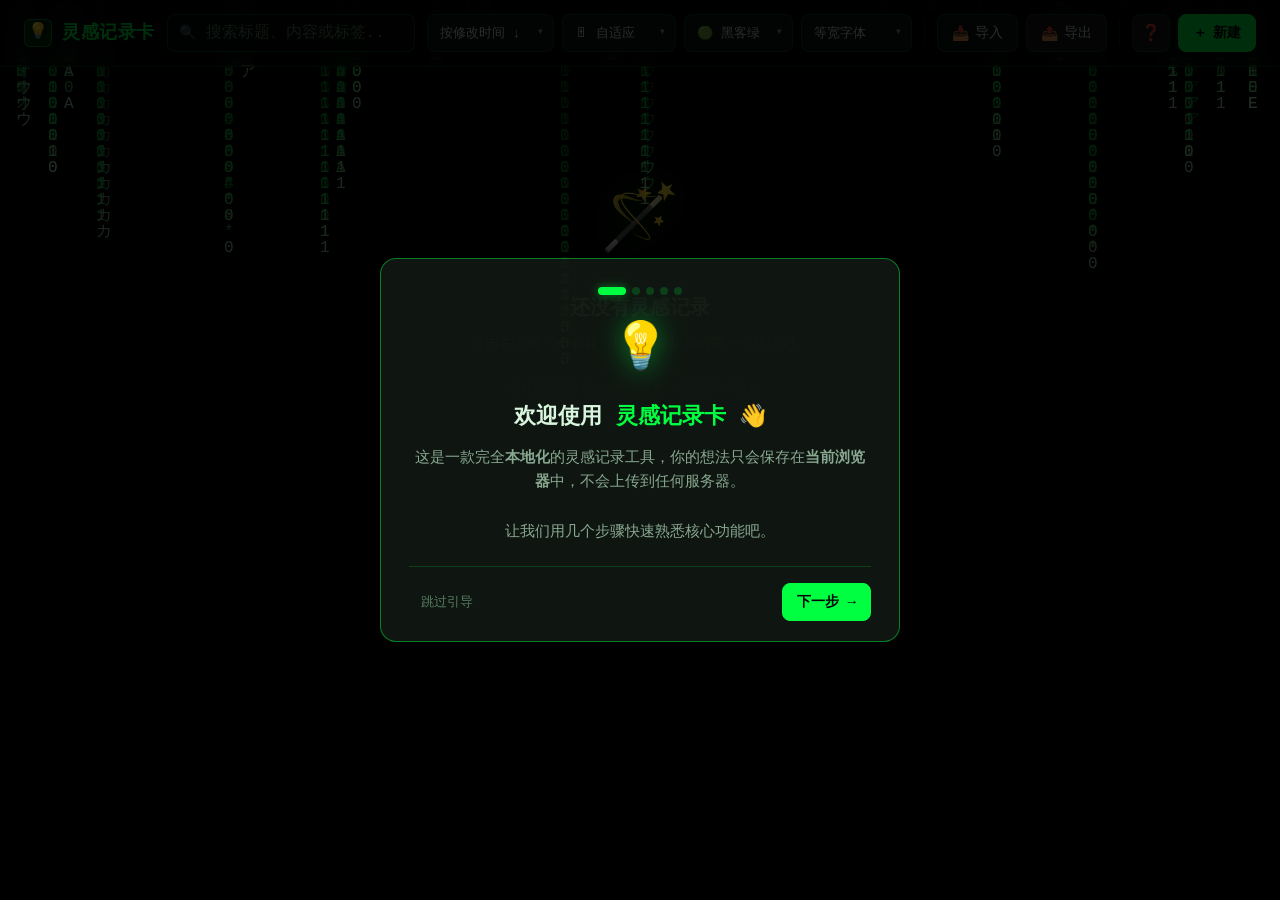
<file: index.html>
<!DOCTYPE html>
<html lang="zh-CN" data-theme="green" data-font="mono">
<head>
  <meta charset="UTF-8" />
  <meta name="viewport" content="width=device-width, initial-scale=1.0" />
  <meta name="description" content="灵感记录卡 - 黑客风格的本地灵感记录工具" />
  <!-- ========== 彻底禁用浏览器缓存（解决 304 读取旧 JS/CSS 导致"修了白修"问题） ========== -->
  <meta http-equiv="Cache-Control" content="no-cache, no-store, must-revalidate, max-age=0" />
  <meta http-equiv="Pragma" content="no-cache" />
  <meta http-equiv="Expires" content="0" />
  <title>灵感记录卡 · Inspire Cards</title>
  <link rel="stylesheet" href="css/themes.css?v=20260816v14" />
  <link rel="stylesheet" href="css/animations.css?v=20260816v14" />
  <link rel="stylesheet" href="css/style.css?v=20260816v14" />
</head>
<body>
  <!-- ========== 顶部导航栏 ========== -->
  <header class="topbar">
    <div class="topbar-logo">
      <span class="topbar-logo-icon" title="灵感记录卡">💡</span>
      <span class="topbar-logo-text">灵感记录卡</span>
    </div>

    <div class="topbar-search">
      <input
        id="search-input"
        type="search"
        placeholder="搜索标题、内容或标签..."
        autocomplete="off"
        spellcheck="false"
      />
    </div>

    <div class="topbar-controls">
      <!-- 排序 -->
      <div class="select-wrap" title="排序方式">
        <select id="sort-select" aria-label="排序方式"></select>
      </div>

      <!-- 布局列数 -->
      <div class="select-wrap" title="瀑布流列数（自适应或手动）">
        <select id="cols-select" aria-label="布局列数"></select>
      </div>

      <!-- 主题配色 -->
      <div class="select-wrap" title="切换主题配色">
        <select id="theme-select" aria-label="主题配色"></select>
      </div>

      <!-- 字体 -->
      <div class="select-wrap" title="切换字体">
        <select id="font-select" aria-label="字体"></select>
      </div>

      <div style="width:1px;height:24px;background:var(--color-border);margin:0 4px;"></div>

      <!-- 导入 -->
      <button
        id="btn-import"
        class="btn"
        type="button"
        title="从本地导入 JSON 备份"
      >
        <span>📥</span><span class="btn-text">导入</span>
      </button>
      <input
        id="import-file-input"
        class="hidden-file-input"
        type="file"
        accept=".json,application/json"
      />

      <!-- 导出 -->
      <button
        id="btn-export"
        class="btn"
        type="button"
        title="导出当前数据为 JSON 备份"
      >
        <span>📤</span><span class="btn-text">导出</span>
      </button>

      <div style="width:1px;height:24px;background:var(--color-border);margin:0 4px;"></div>

      <!-- 重新查看引导 -->
      <button
        id="btn-guide"
        class="btn btn-icon"
        type="button"
        title="重新查看功能引导"
      >
        ❓
      </button>

      <!-- 新建按钮 -->
      <button
        id="btn-new"
        class="btn btn-primary"
        type="button"
        title="新建灵感 (Ctrl+N)"
      >
        <span>＋</span><span class="btn-text">新建</span>
      </button>

      <!-- 滚动暂停/继续 -->
      <button
        id="btn-scroll-toggle"
        class="btn btn-icon"
        type="button"
        title="暂停/继续卡片滚动"
        style="display:none;"
      >
        ⏸
      </button>
    </div>
  </header>

  <!-- ========== 标签云 ========== -->
  <div id="tagcloud" class="tagcloud"></div>

  <!-- ========== 主内容：瀑布流卡片 ========== -->
  <main class="main">
    <div class="scroll-wrap">
      <div class="scroll-inner">
        <div id="waterfall" class="waterfall"></div>
      </div>
    </div>

    <!-- 空状态 -->
    <div id="empty-state" class="empty-state">
      <div class="empty-illustration">🪄</div>
      <h3 class="empty-title">还没有灵感记录</h3>
      <p class="empty-desc">点击右上角「+ 新建」按钮，捕捉你的第一个想法吧。</p>
      <p class="empty-hint">所有数据仅保存在当前浏览器，请定期导出备份。</p>
    </div>
  </main>

  <!-- ========== JS 脚本（按依赖顺序加载 + 版本号防 304 缓存） ========== -->
  <script src="js/utils.js?v=20260816v14"></script>
  <script src="js/storage.js?v=20260816v14"></script>
  <script src="js/theme.js?v=20260816v14"></script>
  <script src="js/matrix-bg.js?v=20260816v14"></script>
  <script src="js/cards.js?v=20260816v14"></script>
  <script src="js/editor.js?v=20260816v14"></script>
  <script src="js/guide.js?v=20260816v14"></script>
  <script src="js/app.js?v=20260816v14"></script>
</body>
</html>
</file>
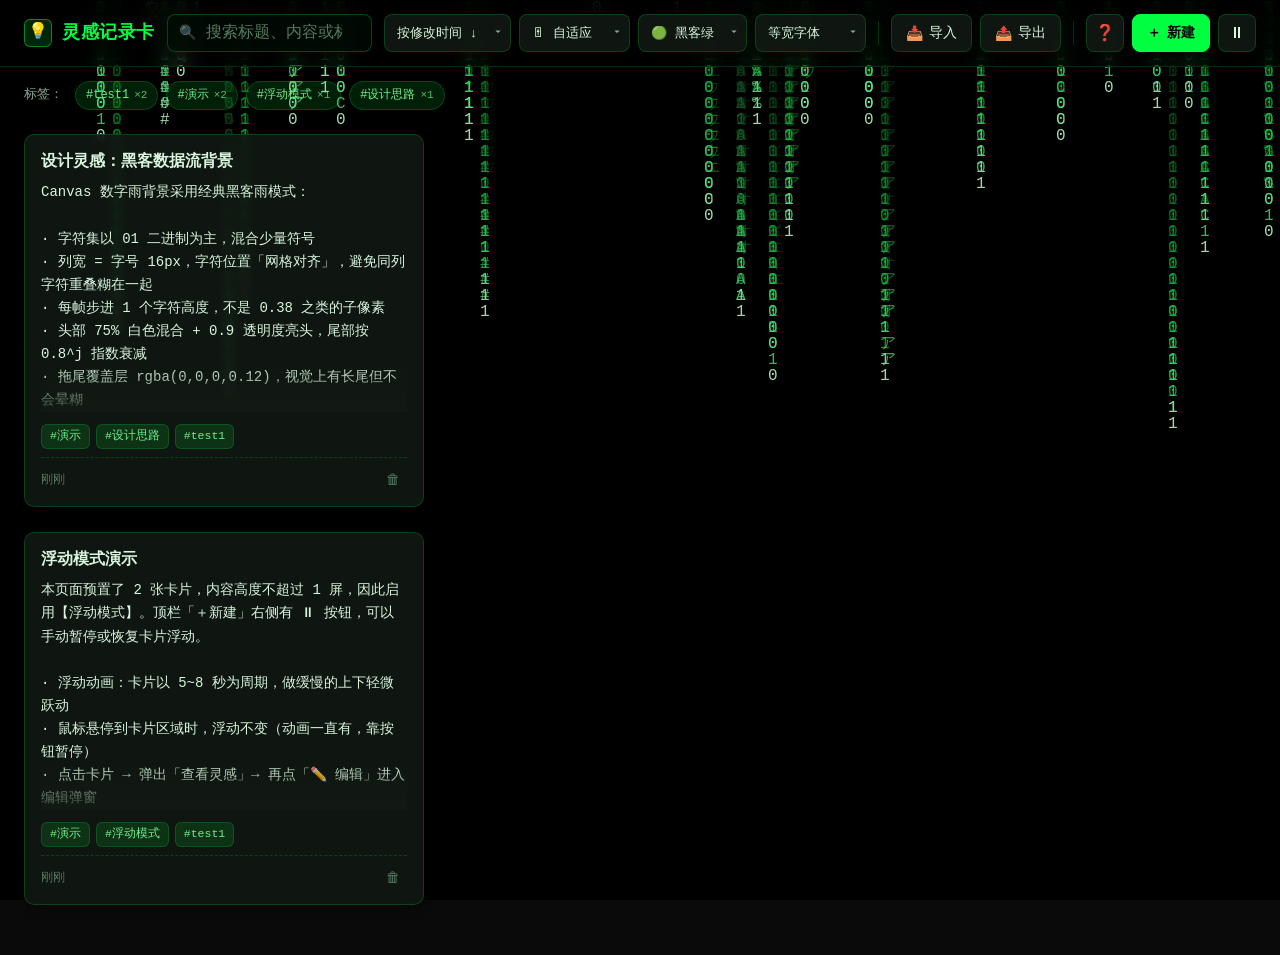
<file: test1.html>
<!DOCTYPE html>
<html lang="zh-CN" data-theme="green" data-font="mono">
<head>
  <meta charset="UTF-8" />
  <meta name="viewport" content="width=device-width, initial-scale=1.0" />
  <meta name="description" content="灵感记录卡 - 黑客风格的本地灵感记录工具" />
  <!-- ========== 彻底禁用浏览器缓存 ========== -->
  <meta http-equiv="Cache-Control" content="no-cache, no-store, must-revalidate, max-age=0" />
  <meta http-equiv="Pragma" content="no-cache" />
  <meta http-equiv="Expires" content="0" />
  <title>[test1 浮动模式] 灵感记录卡 · Inspire Cards</title>
  <link rel="stylesheet" href="css/themes.css?v=20260816v14" />
  <link rel="stylesheet" href="css/animations.css?v=20260816v14" />
  <link rel="stylesheet" href="css/style.css?v=20260816v14" />
  <!-- 预置数据：2 张卡片 → 浮动模式 -->
  <!-- 使用独立 localStorage 命名空间，避免污染 index.html 的真实数据 -->
  <script>
    (function () {
      var KEY_CARDS = 'inspire_cards_test1';
      var KEY_CONFIG = 'inspire_config_test1';
      // 注册到 window，让 storage.js 读取同一份测试数据
      window.INSPIRE_KEY_CARDS = KEY_CARDS;
      window.INSPIRE_KEY_CONFIG = KEY_CONFIG;
      var now = Date.now();
      var presetCards = [
        {
          id: 'test1-card-001',
          title: '浮动模式演示',
          content: '本页面预置了 2 张卡片，内容高度不超过 1 屏，因此启用【浮动模式】。顶栏「＋新建」右侧有 ⏸ 按钮，可以手动暂停或恢复卡片浮动。\n\n· 浮动动画：卡片以 5~8 秒为周期，做缓慢的上下轻微跃动\n· 鼠标悬停到卡片区域时，浮动不变（动画一直有，靠按钮暂停）\n· 点击卡片 → 弹出「查看灵感」→ 再点「✏️ 编辑」进入编辑弹窗',
          tags: ['演示', '浮动模式', 'test1'],
          color: 'green',
          createdAt: now - 2000,
          updatedAt: now - 1000,
        },
        {
          id: 'test1-card-002',
          title: '设计灵感：黑客数据流背景',
          content: 'Canvas 数字雨背景采用经典黑客雨模式：\n\n· 字符集以 01 二进制为主，混合少量符号\n· 列宽 = 字号 16px，字符位置「网格对齐」，避免同列字符重叠糊在一起\n· 每帧步进 1 个字符高度，不是 0.38 之类的子像素\n· 头部 75% 白色混合 + 0.9 透明度亮头，尾部按 0.8^j 指数衰减\n· 拖尾覆盖层 rgba(0,0,0,0.12)，视觉上有长尾但不会晕糊',
          tags: ['演示', '设计思路', 'test1'],
          color: 'cyan',
          createdAt: now - 1800,
          updatedAt: now - 900,
        },
      ];
      var presetConfig = {
        theme: 'green',
        fontFamily: 'mono',
        sortBy: 'updatedAt_desc',
        cols: 'auto',
        hasShownGuide: true,
      };
      try {
        localStorage.setItem(KEY_CARDS, JSON.stringify(presetCards));
        localStorage.setItem(KEY_CONFIG, JSON.stringify(presetConfig));
        console.info('[test1] 已注入浮动模式预置数据：' + presetCards.length + ' 张卡片');
      } catch (e) {
        console.warn('[test1] localStorage 写入失败：' + e);
      }
    })();
  </script>
</head>
<body>
  <!-- ========== 顶部导航栏 ========== -->
  <header class="topbar">
    <div class="topbar-logo">
      <span class="topbar-logo-icon" title="灵感记录卡">💡</span>
      <span class="topbar-logo-text">灵感记录卡</span>
    </div>

    <div class="topbar-search">
      <input
        id="search-input"
        type="search"
        placeholder="搜索标题、内容或标签..."
        autocomplete="off"
        spellcheck="false"
      />
    </div>

    <div class="topbar-controls">
      <div class="select-wrap" title="排序方式">
        <select id="sort-select" aria-label="排序方式"></select>
      </div>
      <div class="select-wrap" title="瀑布流列数（自适应或手动）">
        <select id="cols-select" aria-label="布局列数"></select>
      </div>
      <div class="select-wrap" title="切换主题配色">
        <select id="theme-select" aria-label="主题配色"></select>
      </div>
      <div class="select-wrap" title="切换字体">
        <select id="font-select" aria-label="字体"></select>
      </div>

      <div style="width:1px;height:24px;background:var(--color-border);margin:0 4px;"></div>

      <button id="btn-import" class="btn" type="button" title="从本地导入 JSON 备份">
        <span>📥</span><span class="btn-text">导入</span>
      </button>
      <input id="import-file-input" class="hidden-file-input" type="file" accept=".json,application/json" />
      <button id="btn-export" class="btn" type="button" title="导出当前数据为 JSON 备份">
        <span>📤</span><span class="btn-text">导出</span>
      </button>

      <div style="width:1px;height:24px;background:var(--color-border);margin:0 4px;"></div>

      <button id="btn-guide" class="btn btn-icon" type="button" title="重新查看功能引导">❓</button>
      <button id="btn-new" class="btn btn-primary" type="button" title="新建灵感 (Ctrl+N)">
        <span>＋</span><span class="btn-text">新建</span>
      </button>
      <button id="btn-scroll-toggle" class="btn btn-icon" type="button" title="暂停/继续卡片滚动" style="display:none;">⏸</button>
    </div>
  </header>

  <!-- ========== 标签云 ========== -->
  <div id="tagcloud" class="tagcloud"></div>

  <!-- ========== 主内容：瀑布流卡片 ========== -->
  <main class="main">
    <div class="scroll-wrap">
      <div class="scroll-inner">
        <div id="waterfall" class="waterfall"></div>
      </div>
    </div>

    <!-- 空状态 -->
    <div id="empty-state" class="empty-state">
      <div class="empty-illustration">🪄</div>
      <h3 class="empty-title">还没有灵感记录</h3>
      <p class="empty-desc">点击右上角「+ 新建」按钮，捕捉你的第一个想法吧。</p>
      <p class="empty-hint">所有数据仅保存在当前浏览器，请定期导出备份。</p>
    </div>
  </main>

  <!-- ========== JS 脚本 ========== -->
  <script src="js/utils.js?v=20260816v14"></script>
  <script src="js/storage.js?v=20260816v14"></script>
  <script src="js/theme.js?v=20260816v14"></script>
  <script src="js/matrix-bg.js?v=20260816v14"></script>
  <script src="js/cards.js?v=20260816v14"></script>
  <script src="js/editor.js?v=20260816v14"></script>
  <script src="js/guide.js?v=20260816v14"></script>
  <script src="js/app.js?v=20260816v14"></script>
</body>
</html>
</file>
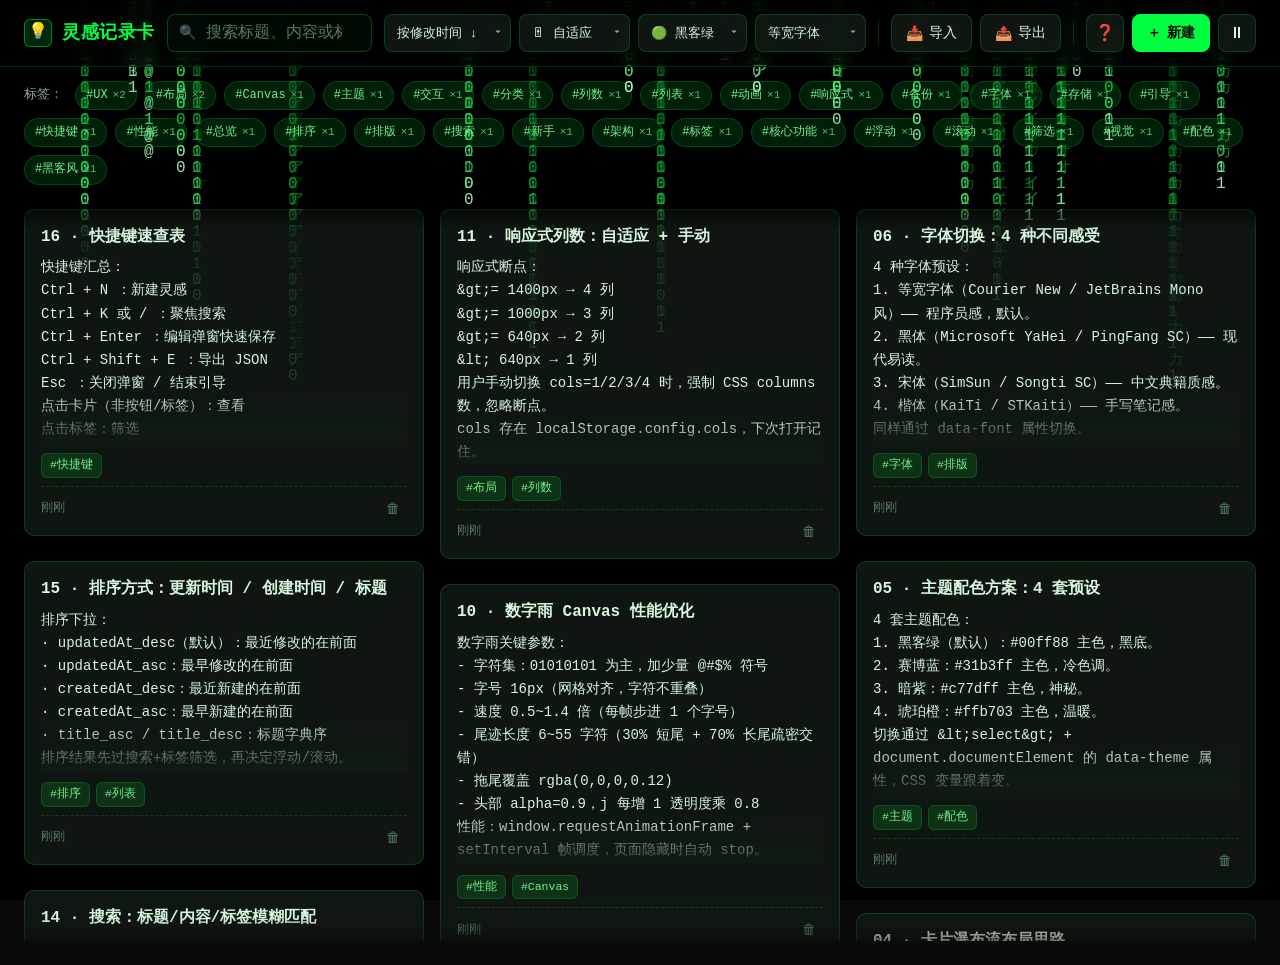
<file: test2.html>
<!DOCTYPE html>
<html lang="zh-CN" data-theme="green" data-font="mono">
<head>
  <meta charset="UTF-8" />
  <meta name="viewport" content="width=device-width, initial-scale=1.0" />
  <meta name="description" content="灵感记录卡 - 黑客风格的本地灵感记录工具" />
  <!-- ========== 彻底禁用浏览器缓存 ========== -->
  <meta http-equiv="Cache-Control" content="no-cache, no-store, must-revalidate, max-age=0" />
  <meta http-equiv="Pragma" content="no-cache" />
  <meta http-equiv="Expires" content="0" />
  <title>[test2 滚动模式] 灵感记录卡 · Inspire Cards</title>
  <link rel="stylesheet" href="css/themes.css?v=20260816v14" />
  <link rel="stylesheet" href="css/animations.css?v=20260816v14" />
  <link rel="stylesheet" href="css/style.css?v=20260816v14" />
  <!-- 预置数据：16 张卡片，内容较长超出 1 屏 → 滚动模式 -->
  <!-- 使用独立 localStorage 命名空间，避免污染 index.html 的真实数据 -->
  <script>
    (function () {
      var KEY_CARDS = 'inspire_cards_test2';
      var KEY_CONFIG = 'inspire_config_test2';
      // 注册到 window，让 storage.js 读取同一份测试数据
      window.INSPIRE_KEY_CARDS = KEY_CARDS;
      window.INSPIRE_KEY_CONFIG = KEY_CONFIG;
      var now = Date.now();
      var titles = [
        '01 · 产品架构总览',
        '02 · 灵感捕捉：随时随地记',
        '03 · 黑底绿数据流风格设计',
        '04 · 卡片瀑布流布局思路',
        '05 · 主题配色方案：4 套预设',
        '06 · 字体切换：4 种不同感受',
        '07 · 本地存储与导入导出',
        '08 · 首次引导：功能介绍',
        '09 · 先查看再编辑的交互',
        '10 · 数字雨 Canvas 性能优化',
        '11 · 响应式列数：自适应 + 手动',
        '12 · 卡片多时浮动少时滚动',
        '13 · 标签化分类与检索',
        '14 · 搜索：标题/内容/标签模糊匹配',
        '15 · 排序方式：更新时间 / 创建时间 / 标题',
        '16 · 快捷键速查表',
      ];
      var contents = [
        '前端采用原生 HTML + CSS + JavaScript，零构建、零框架依赖。\n数据层：localStorage 键值对（卡片数组 + 配置对象）。\n视图层：瀑布流卡片 + 顶栏控件 + 弹窗交互。\n背景层：Canvas 2D 数字雨动画，指针事件穿透不阻断交互。\n启动流程：加载脚本 → 读配置 → 读卡片 → 渲染瀑布流 → 决定模式 → 绑定事件。',
        '灵感来了就记，3 秒就能丢进一张卡片。\n点击「＋新建」→ 填标题和正文 → 回车或 Ctrl+Enter 保存。\n正文可以写大段文字，卡片会自动撑开高度。\n记得定期「导出」备份，localStorage 清浏览器缓存就没了。',
        '整体走《黑客帝国》风格但不牺牲阅读：\n背景：01 数据流向下滴落，头白尾绿。\n卡片：半透明深色玻璃质感，清晰可读。\n文字：主题色为高亮色 + 次级色正文 + 暗色背景。\n按钮：发光阴影 + 悬停放大 + 脉冲反馈。',
        '瀑布流采用「CSS columns」方案，轻量可靠。\n列数：默认 auto，根据视口宽度 1/2/3/4 列自适应；用户可以手动切换（有 localStorage 记住）。\n卡片 break-inside: avoid，防止在列之间被切断。\n卡片少时 body.card-float-mode 开浮动；多时 .card-scroll-mode 开纵向循环滚动。',
        '4 套主题配色：\n1. 黑客绿（默认）：#00ff88 主色，黑底。\n2. 赛博蓝：#31b3ff 主色，冷色调。\n3. 暗紫：#c77dff 主色，神秘。\n4. 琥珀橙：#ffb703 主色，温暖。\n切换通过 <select> + document.documentElement 的 data-theme 属性，CSS 变量跟着变。',
        '4 种字体预设：\n1. 等宽字体（Courier New / JetBrains Mono 风）—— 程序员感，默认。\n2. 黑体（Microsoft YaHei / PingFang SC）—— 现代易读。\n3. 宋体（SimSun / Songti SC）—— 中文典籍质感。\n4. 楷体（KaiTi / STKaiti）—— 手写笔记感。\n同样通过 data-font 属性切换。',
        '导出：点击「📤 导出」→ 下载 JSON 文件，文件名带年月日时分秒。\n导入：点击「📥 导入」→ 选 JSON → 弹出确认框，选择「合并（保留现有并新增）」或「覆盖（清除现有）」。\n数据格式：{ cards: [..], config: {..}, exportedAt: timestamp, version: 1 }。',
        '首次启动 hasShownGuide=false 时自动弹出引导，5 步走完整流程：\nStep 0 · 欢迎页（居中面板，介绍）\nStep 1 · 新建按钮（挖空 + 闪烁边框 + 箭头）\nStep 2 · 标签与搜索\nStep 3 · 主题/字体/布局\nStep 4 · 导入导出 + 立即开始。\n结束后存 hasShownGuide=true，点顶栏 ❓ 可以重看。',
        '点击卡片（空白处，非按钮/标签）→ 弹出👁️ 查看灵感弹窗：\n- 标题、创建时间、修改时间、正文完整内容、标签全部展示\n- 底部三按钮：🗑 删除 / 关闭 / ✏️ 编辑\n点「✏️ 编辑」才进入编辑模式，避免误修改。\n点卡片上的 #标签 → 直接筛选，不弹查看。',
        '数字雨关键参数：\n- 字符集：01010101 为主，加少量 @#$% 符号\n- 字号 16px（网格对齐，字符不重叠）\n- 速度 0.5~1.4 倍（每帧步进 1 个字号）\n- 尾迹长度 6~55 字符（30% 短尾 + 70% 长尾疏密交错）\n- 拖尾覆盖 rgba(0,0,0,0.12)\n- 头部 alpha=0.9，j 每增 1 透明度乘 0.8\n性能：window.requestAnimationFrame + setInterval 帧调度，页面隐藏时自动 stop。',
        '响应式断点：\n>= 1400px → 4 列\n>= 1000px → 3 列\n>= 640px → 2 列\n< 640px → 1 列\n用户手动切换 cols=1/2/3/4 时，强制 CSS columns 数，忽略断点。\ncols 存在 localStorage.config.cols，下次打开记住。',
        '模式互斥判定：CardsManager._toggleDisplayMode 计算瀑布流高度与窗口高度对比，\n瀑布流内容高 <= 0.95 * 容器高 → 浮动模式（body.card-float-mode）\n> 0.95 → 滚动模式（复制一份内容 .scroll-inner clone，做 cardVerticalScroll 循环动画）\n模式切换会 tear down 旧状态，避免 clone 重复绑定。',
        '标签系统：\n- 每张卡 0~N 个标签，标签在编辑弹窗里用回车 / 逗号 / 空格分割输入\n- 顶栏下方「标签云」展示所有不重复标签，后面带计数，点一下筛选，再点取消\n- 标签也可以作为筛选条件叠加在搜索上',
        '搜索框位于顶栏中央，实时监听 input（debounce 250ms）：\n- 标题包含关键字（忽略大小写）\n- 正文包含关键字（忽略大小写）\n- 任一标签等于关键字\n三条件任一命中即保留，再叠加标签筛选（AND）。\n快捷键：/ 或 Ctrl+K 聚焦搜索框。',
        '排序下拉：\n· updatedAt_desc（默认）：最近修改的在前面\n· updatedAt_asc：最早修改的在前面\n· createdAt_desc：最近新建的在前面\n· createdAt_asc：最早新建的在前面\n· title_asc / title_desc：标题字典序\n排序结果先过搜索+标签筛选，再决定浮动/滚动。',
        '快捷键汇总：\nCtrl + N ：新建灵感\nCtrl + K 或 / ：聚焦搜索\nCtrl + Enter ：编辑弹窗快速保存\nCtrl + Shift + E ：导出 JSON\nEsc ：关闭弹窗 / 结束引导\n点击卡片（非按钮/标签）：查看\n点击标签：筛选\n',
      ];
      var tagSets = [
        ['架构', '总览'],
        ['核心功能', 'UX'],
        ['视觉', '黑客风'],
        ['布局', '响应式'],
        ['主题', '配色'],
        ['字体', '排版'],
        ['存储', '备份'],
        ['引导', '新手'],
        ['交互', 'UX'],
        ['性能', 'Canvas'],
        ['布局', '列数'],
        ['动画', '浮动', '滚动'],
        ['标签', '分类'],
        ['搜索', '筛选'],
        ['排序', '列表'],
        ['快捷键'],
      ];
      var colors = ['green', 'cyan', 'purple', 'amber', null, 'green', null, 'cyan', 'purple', 'amber', 'green', null, 'cyan', null, 'purple', 'amber'];
      var cards = [];
      for (var i = 0; i < 16; i++) {
        cards.push({
          id: 'test2-card-' + (1001 + i),
          title: titles[i],
          content: contents[i],
          tags: tagSets[i],
          color: colors[i] || null,
          createdAt: now - (16 - i) * 1000,
          updatedAt: now - (16 - i) * 500,
        });
      }
      var presetConfig = {
        theme: 'green',
        fontFamily: 'mono',
        sortBy: 'updatedAt_desc',
        cols: 'auto',
        hasShownGuide: true,
      };
      try {
        localStorage.setItem(KEY_CARDS, JSON.stringify(cards));
        localStorage.setItem(KEY_CONFIG, JSON.stringify(presetConfig));
        console.info('[test2] 已注入滚动模式预置数据：' + cards.length + ' 张卡片');
      } catch (e) {
        console.warn('[test2] localStorage 写入失败：' + e);
      }
    })();
  </script>
</head>
<body>
  <!-- ========== 顶部导航栏 ========== -->
  <header class="topbar">
    <div class="topbar-logo">
      <span class="topbar-logo-icon" title="灵感记录卡">💡</span>
      <span class="topbar-logo-text">灵感记录卡</span>
    </div>

    <div class="topbar-search">
      <input
        id="search-input"
        type="search"
        placeholder="搜索标题、内容或标签..."
        autocomplete="off"
        spellcheck="false"
      />
    </div>

    <div class="topbar-controls">
      <div class="select-wrap" title="排序方式">
        <select id="sort-select" aria-label="排序方式"></select>
      </div>
      <div class="select-wrap" title="瀑布流列数（自适应或手动）">
        <select id="cols-select" aria-label="布局列数"></select>
      </div>
      <div class="select-wrap" title="切换主题配色">
        <select id="theme-select" aria-label="主题配色"></select>
      </div>
      <div class="select-wrap" title="切换字体">
        <select id="font-select" aria-label="字体"></select>
      </div>

      <div style="width:1px;height:24px;background:var(--color-border);margin:0 4px;"></div>

      <button id="btn-import" class="btn" type="button" title="从本地导入 JSON 备份">
        <span>📥</span><span class="btn-text">导入</span>
      </button>
      <input id="import-file-input" class="hidden-file-input" type="file" accept=".json,application/json" />
      <button id="btn-export" class="btn" type="button" title="导出当前数据为 JSON 备份">
        <span>📤</span><span class="btn-text">导出</span>
      </button>

      <div style="width:1px;height:24px;background:var(--color-border);margin:0 4px;"></div>

      <button id="btn-guide" class="btn btn-icon" type="button" title="重新查看功能引导">❓</button>
      <button id="btn-new" class="btn btn-primary" type="button" title="新建灵感 (Ctrl+N)">
        <span>＋</span><span class="btn-text">新建</span>
      </button>
      <button id="btn-scroll-toggle" class="btn btn-icon" type="button" title="暂停/继续卡片滚动" style="display:none;">⏸</button>
    </div>
  </header>

  <!-- ========== 标签云 ========== -->
  <div id="tagcloud" class="tagcloud"></div>

  <!-- ========== 主内容：瀑布流卡片 ========== -->
  <main class="main">
    <div class="scroll-wrap">
      <div class="scroll-inner">
        <div id="waterfall" class="waterfall"></div>
      </div>
    </div>

    <!-- 空状态 -->
    <div id="empty-state" class="empty-state">
      <div class="empty-illustration">🪄</div>
      <h3 class="empty-title">还没有灵感记录</h3>
      <p class="empty-desc">点击右上角「+ 新建」按钮，捕捉你的第一个想法吧。</p>
      <p class="empty-hint">所有数据仅保存在当前浏览器，请定期导出备份。</p>
    </div>
  </main>

  <!-- ========== JS 脚本 ========== -->
  <script src="js/utils.js?v=20260816v14"></script>
  <script src="js/storage.js?v=20260816v14"></script>
  <script src="js/theme.js?v=20260816v14"></script>
  <script src="js/matrix-bg.js?v=20260816v14"></script>
  <script src="js/cards.js?v=20260816v14"></script>
  <script src="js/editor.js?v=20260816v14"></script>
  <script src="js/guide.js?v=20260816v14"></script>
  <script src="js/app.js?v=20260816v14"></script>
</body>
</html>
</file>
<file: css/themes.css>
/* ============================================================
 * themes.css - 4 套数据流主题 + 字体预设 CSS 变量
 * 通过切换 <html data-theme="xxx"> 和 <html data-font="xxx"> 生效
 * ============================================================ */

/* ---------- 1. 经典黑客绿（默认主题） ---------- */
html[data-theme='green'] {
  --color-bg: #0a0a0a;
  --color-bg-overlay: rgba(10, 10, 10, 0.28); /* 遮罩层，确保文字可读性 */
  --color-surface: rgba(18, 26, 20, 0.85);     /* 卡片等表面 */
  --color-surface-hover: rgba(26, 38, 30, 0.95);
  --color-border: rgba(0, 255, 65, 0.18);
  --color-border-strong: rgba(0, 255, 65, 0.45);
  --color-text: #d8f5dd;
  --color-text-dim: #88a890;
  --color-text-muted: #567a60;
  --color-accent: #00ff41;
  --color-accent-dim: rgba(0, 255, 65, 0.15);
  --color-accent-glow: rgba(0, 255, 65, 0.45);
  --color-danger: #ff5f56;
  --color-danger-dim: rgba(255, 95, 86, 0.15);
  --color-tag-bg: rgba(0, 255, 65, 0.12);
  --color-tag-text: #6ff08a;
  --color-input-bg: rgba(0, 12, 5, 0.7);
  --color-input-border: rgba(0, 255, 65, 0.25);
  --color-scrollbar-thumb: rgba(0, 255, 65, 0.3);
  --color-scrollbar-track: rgba(0, 0, 0, 0.4);
}

/* ---------- 2. 赛博蓝 ---------- */
html[data-theme='blue'] {
  --color-bg: #070f1a;
  --color-bg-overlay: rgba(7, 15, 26, 0.28);
  --color-surface: rgba(14, 26, 42, 0.85);
  --color-surface-hover: rgba(20, 38, 60, 0.95);
  --color-border: rgba(0, 212, 255, 0.18);
  --color-border-strong: rgba(0, 212, 255, 0.45);
  --color-text: #d3f0ff;
  --color-text-dim: #84a8bd;
  --color-text-muted: #4f7188;
  --color-accent: #00d4ff;
  --color-accent-dim: rgba(0, 212, 255, 0.15);
  --color-accent-glow: rgba(0, 212, 255, 0.45);
  --color-danger: #ff5f56;
  --color-danger-dim: rgba(255, 95, 86, 0.15);
  --color-tag-bg: rgba(0, 212, 255, 0.12);
  --color-tag-text: #6ddcf5;
  --color-input-bg: rgba(0, 10, 18, 0.7);
  --color-input-border: rgba(0, 212, 255, 0.25);
  --color-scrollbar-thumb: rgba(0, 212, 255, 0.3);
  --color-scrollbar-track: rgba(0, 0, 0, 0.4);
}

/* ---------- 3. 暗紫 ---------- */
html[data-theme='purple'] {
  --color-bg: #110819;
  --color-bg-overlay: rgba(17, 8, 25, 0.82);
  --color-surface: rgba(30, 18, 46, 0.85);
  --color-surface-hover: rgba(42, 26, 62, 0.95);
  --color-border: rgba(199, 125, 255, 0.18);
  --color-border-strong: rgba(199, 125, 255, 0.45);
  --color-text: #efd8ff;
  --color-text-dim: #ac88c4;
  --color-text-muted: #735490;
  --color-accent: #c77dff;
  --color-accent-dim: rgba(199, 125, 255, 0.15);
  --color-accent-glow: rgba(199, 125, 255, 0.45);
  --color-danger: #ff5f56;
  --color-danger-dim: rgba(255, 95, 86, 0.15);
  --color-tag-bg: rgba(199, 125, 255, 0.12);
  --color-tag-text: #d8a8ff;
  --color-input-bg: rgba(12, 4, 20, 0.7);
  --color-input-border: rgba(199, 125, 255, 0.25);
  --color-scrollbar-thumb: rgba(199, 125, 255, 0.3);
  --color-scrollbar-track: rgba(0, 0, 0, 0.4);
}

/* ---------- 4. 琥珀橙 ---------- */
html[data-theme='amber'] {
  --color-bg: #1a1208;
  --color-bg-overlay: rgba(26, 18, 8, 0.28);
  --color-surface: rgba(42, 30, 14, 0.85);
  --color-surface-hover: rgba(58, 42, 20, 0.95);
  --color-border: rgba(255, 183, 3, 0.18);
  --color-border-strong: rgba(255, 183, 3, 0.45);
  --color-text: #ffeccf;
  --color-text-dim: #bfa16c;
  --color-text-muted: #866a3c;
  --color-accent: #ffb703;
  --color-accent-dim: rgba(255, 183, 3, 0.15);
  --color-accent-glow: rgba(255, 183, 3, 0.45);
  --color-danger: #ff5f56;
  --color-danger-dim: rgba(255, 95, 86, 0.15);
  --color-tag-bg: rgba(255, 183, 3, 0.12);
  --color-tag-text: #ffd06a;
  --color-input-bg: rgba(18, 12, 2, 0.7);
  --color-input-border: rgba(255, 183, 3, 0.25);
  --color-scrollbar-thumb: rgba(255, 183, 3, 0.3);
  --color-scrollbar-track: rgba(0, 0, 0, 0.4);
}

/* ============================================================
 * 卡片 6 种配色预设（每张卡片可选，data-card-color 属性）
 * ============================================================ */

/* 1. 跟随主题色（默认） */
.card[data-card-color='theme_default'] {
  background: var(--color-surface);
  border-color: var(--color-border);
}

/* 2. 纯黑低透明 */
.card[data-card-color='pure_black'] {
  background: rgba(0, 0, 0, 0.75);
  border-color: rgba(255, 255, 255, 0.08);
}

/* 3. 深灰半透明 */
.card[data-card-color='dark_gray'] {
  background: rgba(40, 40, 42, 0.75);
  border-color: rgba(255, 255, 255, 0.06);
}

/* 4. 矩阵绿（固定，不受主题影响） */
.card[data-card-color='matrix_green'] {
  background: rgba(0, 28, 10, 0.78);
  border-color: rgba(0, 255, 65, 0.22);
}
.card[data-card-color='matrix_green'] .card-title,
.card[data-card-color='matrix_green'] .card-content,
.card[data-card-color='matrix_green'] .card-time {
  color: #c8f5d0;
}
.card[data-card-color='matrix_green'] .card-tag {
  background: rgba(0, 255, 65, 0.12);
  color: #6ff08a;
}

/* 5. 深靛蓝 */
.card[data-card-color='deep_indigo'] {
  background: rgba(12, 20, 50, 0.8);
  border-color: rgba(99, 102, 241, 0.22);
}

/* 6. 暗酒红 */
.card[data-card-color='dark_wine'] {
  background: rgba(48, 12, 22, 0.8);
  border-color: rgba(220, 38, 80, 0.22);
}

/* ============================================================
 * 字体预设（4 种）
 * ============================================================ */

/* 1. 等宽字体（默认，黑客风） */
html[data-font='mono'] {
  --font-family: Consolas, Monaco, 'Courier New', 'Microsoft YaHei Mono', monospace;
}

/* 2. 无衬线黑体 */
html[data-font='sans'] {
  --font-family: -apple-system, BlinkMacSystemFont, 'Segoe UI', 'PingFang SC',
    'Hiragino Sans GB', 'Microsoft YaHei', sans-serif;
}

/* 3. 衬线宋体 */
html[data-font='serif'] {
  --font-family: 'SimSun', 'Songti SC', 'Source Han Serif SC', 'Noto Serif CJK SC', serif;
}

/* 4. 楷体 */
html[data-font='kaiti'] {
  --font-family: 'KaiTi', 'STKaiti', '华文楷体', '楷体', 'Source Han Serif SC', serif;
}
</file>
<file: css/animations.css>
/* ============================================================
 * animations.css - 卡片浮动、淡入、模态等动画
 * ============================================================ */

/* ---------- 卡片缓慢浮动（卡片较少时） ---------- */
@keyframes cardFloat1 {
  0%, 100% { transform: translateY(0); }
  50%      { transform: translateY(-5px); }
}
@keyframes cardFloat2 {
  0%, 100% { transform: translateY(0); }
  50%      { transform: translateY(-7px); }
}
@keyframes cardFloat3 {
  0%, 100% { transform: translateY(0); }
  50%      { transform: translateY(-4px); }
}
@keyframes cardFloat4 {
  0%, 100% { transform: translateY(0); }
  50%      { transform: translateY(-6px); }
}

.card-float-mode .card[data-float-idx='0'] { animation: cardFloat1 4.2s ease-in-out infinite; }
.card-float-mode .card[data-float-idx='1'] { animation: cardFloat2 5.1s ease-in-out infinite; animation-delay: 0.4s; }
.card-float-mode .card[data-float-idx='2'] { animation: cardFloat3 3.8s ease-in-out infinite; animation-delay: 0.8s; }
.card-float-mode .card[data-float-idx='3'] { animation: cardFloat4 4.7s ease-in-out infinite; animation-delay: 1.2s; }
.card-float-mode .card[data-float-idx='4'] { animation: cardFloat1 4.5s ease-in-out infinite; animation-delay: 1.6s; }
.card-float-mode .card[data-float-idx='5'] { animation: cardFloat2 5.3s ease-in-out infinite; animation-delay: 2.0s; }
.card-float-mode .card[data-float-idx='6'] { animation: cardFloat3 4.0s ease-in-out infinite; animation-delay: 2.4s; }
.card-float-mode .card[data-float-idx='7'] { animation: cardFloat4 4.9s ease-in-out infinite; animation-delay: 2.8s; }
/* 超过 8 张的按 0 来 */
.card-float-mode .card[data-float-idx] {
  will-change: transform;
}

/* ---------- 新卡片入场淡入 ---------- */
@keyframes cardFadeIn {
  from { opacity: 0; transform: translateY(16px) scale(0.98); }
  to   { opacity: 1; transform: translateY(0) scale(1); }
}
.card-enter {
  animation: cardFadeIn 0.45s cubic-bezier(0.2, 0.9, 0.3, 1.2) both;
}

/* ---------- 删除卡片淡出缩小 ---------- */
@keyframes cardLeave {
  from { opacity: 1; transform: scale(1); max-height: 1000px; }
  to   { opacity: 0; transform: scale(0.7); max-height: 0; margin: 0; padding: 0; }
}
.card-leave {
  animation: cardLeave 0.35s ease-in forwards;
  overflow: hidden;
}

/* ---------- 模态弹窗淡入 ---------- */
@keyframes modalFadeIn {
  from { opacity: 0; }
  to   { opacity: 1; }
}
@keyframes modalZoomIn {
  from { opacity: 0; transform: scale(0.92) translateY(12px); }
  to   { opacity: 1; transform: scale(1) translateY(0); }
}
.modal-mask { animation: modalFadeIn 0.2s ease-out both; }
.modal-panel { animation: modalZoomIn 0.28s cubic-bezier(0.2, 0.9, 0.3, 1.1) both; }

/* ---------- 按钮发光脉动 ---------- */
@keyframes glowPulse {
  0%, 100% { box-shadow: 0 0 0 0 var(--color-accent-glow); }
  50%      { box-shadow: 0 0 0 6px transparent; }
}
.btn-primary:focus-visible {
  animation: glowPulse 1.8s ease-in-out infinite;
}

/* ---------- 标签出现 ---------- */
@keyframes tagPop {
  from { opacity: 0; transform: scale(0.6); }
  to   { opacity: 1; transform: scale(1); }
}
.tag-item { animation: tagPop 0.2s ease-out both; }

/* ---------- 空状态图标轻微呼吸 ---------- */
@keyframes emptyBreathe {
  0%, 100% { opacity: 0.55; transform: scale(1); }
  50%      { opacity: 0.85; transform: scale(1.04); }
}
.empty-illustration { animation: emptyBreathe 3.5s ease-in-out infinite; }
</file>
<file: css/style.css>
/* ============================================================
 * style.css - 主样式：重置、布局、顶栏、卡片瀑布流、弹窗、表单
 * ============================================================ */

/* ---------- 基础重置 ---------- */
*,
*::before,
*::after {
  box-sizing: border-box;
}

html {
  margin: 0;
  padding: 0;
  min-height: 100vh;
  background: var(--color-bg);
}

body {
  margin: 0;
  padding: 0;
  min-height: 100vh;
  font-family: var(--font-family);
  color: var(--color-text);
  background: transparent;
  line-height: 1.6;
  -webkit-font-smoothing: antialiased;
  -moz-osx-font-smoothing: grayscale;
  overflow-x: hidden;
}

/* 数字雨 Canvas 直接显示在 html 背景之上，不加额外遮罩 */
body::before {
  display: none;
}

/* 滚动条 */
::-webkit-scrollbar {
  width: 10px;
  height: 10px;
}
::-webkit-scrollbar-track {
  background: var(--color-scrollbar-track);
}
::-webkit-scrollbar-thumb {
  background: var(--color-scrollbar-thumb);
  border-radius: 10px;
  border: 2px solid transparent;
  background-clip: padding-box;
}
::-webkit-scrollbar-thumb:hover {
  background: var(--color-border-strong);
  background-clip: padding-box;
  border: 2px solid transparent;
}

::selection {
  background: var(--color-accent-dim);
  color: var(--color-accent);
}

a {
  color: var(--color-accent);
  text-decoration: none;
}
a:hover {
  text-decoration: underline;
}

button {
  font-family: inherit;
  cursor: pointer;
  border: none;
  outline: none;
  background: none;
  color: inherit;
}

input,
textarea,
select {
  font-family: inherit;
  font-size: inherit;
  color: inherit;
  outline: none;
}

/* ============================================================
 * 顶部导航栏
 * ============================================================ */
.topbar {
  position: sticky;
  top: 0;
  z-index: 100;
  display: flex;
  align-items: center;
  flex-wrap: wrap;
  gap: 12px;
  padding: 14px 24px;
  background: linear-gradient(
    180deg,
    rgba(0, 0, 0, 0.85) 0%,
    rgba(0, 0, 0, 0.6) 85%,
    transparent 100%
  );
  backdrop-filter: blur(10px);
  -webkit-backdrop-filter: blur(10px);
  border-bottom: 1px solid var(--color-border);
}

.topbar-logo {
  display: flex;
  align-items: center;
  gap: 10px;
  font-size: 18px;
  font-weight: 600;
  color: var(--color-accent);
  letter-spacing: 0.5px;
  white-space: nowrap;
}
.topbar-logo-icon {
  width: 28px;
  height: 28px;
  border-radius: 6px;
  background: var(--color-accent-dim);
  border: 1px solid var(--color-border-strong);
  display: inline-flex;
  align-items: center;
  justify-content: center;
  font-size: 16px;
}

.topbar-search {
  flex: 1;
  min-width: 200px;
  max-width: 480px;
  position: relative;
}
.topbar-search input {
  width: 100%;
  height: 38px;
  padding: 0 14px 0 38px;
  border-radius: 8px;
  border: 1px solid var(--color-input-border);
  background: var(--color-input-bg);
  color: var(--color-text);
  transition: all 0.2s;
}
.topbar-search input:focus {
  border-color: var(--color-accent);
  box-shadow: 0 0 0 3px var(--color-accent-dim);
}
.topbar-search input::placeholder {
  color: var(--color-text-muted);
}
.topbar-search::before {
  content: '🔍';
  position: absolute;
  left: 12px;
  top: 50%;
  transform: translateY(-50%);
  font-size: 14px;
  opacity: 0.5;
  pointer-events: none;
}

.topbar-controls {
  display: flex;
  align-items: center;
  gap: 8px;
  flex-wrap: wrap;
  margin-left: auto;
}

/* 通用按钮 */
.btn {
  display: inline-flex;
  align-items: center;
  gap: 6px;
  padding: 8px 14px;
  height: 38px;
  border-radius: 8px;
  border: 1px solid var(--color-border);
  background: var(--color-surface);
  color: var(--color-text);
  font-size: 14px;
  transition: all 0.2s;
  white-space: nowrap;
}
.btn:hover {
  border-color: var(--color-border-strong);
  background: var(--color-surface-hover);
  transform: translateY(-1px);
}
.btn:active {
  transform: translateY(0);
}
.btn-primary {
  background: var(--color-accent);
  border-color: var(--color-accent);
  color: #000;
  font-weight: 600;
}
.btn-primary:hover {
  background: var(--color-accent);
  filter: brightness(1.1);
  box-shadow: 0 4px 14px var(--color-accent-glow);
}
.btn-danger {
  color: var(--color-danger);
  border-color: var(--color-danger-dim);
}
.btn-danger:hover {
  background: var(--color-danger-dim);
  border-color: var(--color-danger);
}
.btn-icon {
  padding: 0 10px;
  width: 38px;
  justify-content: center;
  font-size: 16px;
}
.btn-sm {
  height: 30px;
  padding: 4px 10px;
  font-size: 12px;
  border-radius: 6px;
}

/* 下拉选择框（主题、字体、排序） */
.select-wrap {
  position: relative;
  height: 38px;
}
.select-wrap select {
  appearance: none;
  -webkit-appearance: none;
  height: 38px;
  padding: 0 32px 0 12px;
  border-radius: 8px;
  border: 1px solid var(--color-border);
  background: var(--color-surface);
  color: var(--color-text);
  font-size: 13px;
  cursor: pointer;
  transition: all 0.2s;
}
.select-wrap select:hover {
  border-color: var(--color-border-strong);
  background: var(--color-surface-hover);
}
.select-wrap select:focus {
  border-color: var(--color-accent);
  box-shadow: 0 0 0 3px var(--color-accent-dim);
}
.select-wrap::after {
  content: '▾';
  position: absolute;
  right: 10px;
  top: 50%;
  transform: translateY(-50%);
  color: var(--color-text-dim);
  font-size: 12px;
  pointer-events: none;
}

/* 隐藏的文件 input */
.hidden-file-input {
  display: none;
}

/* ============================================================
 * 标签云区域
 * ============================================================ */
.tagcloud {
  position: relative;
  z-index: 1;
  padding: 14px 24px 0;
  display: flex;
  flex-wrap: wrap;
  align-items: center;
  gap: 8px;
}
.tagcloud-label {
  font-size: 13px;
  color: var(--color-text-dim);
  margin-right: 4px;
}
.tagchip {
  display: inline-flex;
  align-items: center;
  gap: 5px;
  padding: 4px 10px;
  border-radius: 999px;
  background: var(--color-tag-bg);
  color: var(--color-tag-text);
  border: 1px solid var(--color-border);
  font-size: 12px;
  cursor: pointer;
  transition: all 0.18s;
  user-select: none;
}
.tagchip:hover {
  border-color: var(--color-border-strong);
  transform: translateY(-1px);
}
.tagchip.active {
  background: var(--color-accent);
  color: #000;
  border-color: var(--color-accent);
  font-weight: 600;
}
.tagchip-count {
  font-size: 11px;
  opacity: 0.75;
}
.tagchip-clear {
  margin-left: 6px;
  padding: 2px 8px;
  border-radius: 6px;
  font-size: 12px;
  color: var(--color-text-muted);
  border: 1px dashed var(--color-border);
  cursor: pointer;
}
.tagchip-clear:hover {
  color: var(--color-accent);
  border-color: var(--color-accent);
}

/* ============================================================
 * 主内容 + 瀑布流布局
 * ============================================================ */
.main {
  position: relative;
  z-index: 1;
  padding: 24px;
  max-width: 1680px;
  margin: 0 auto;
}

.waterfall {
  column-gap: 16px;
  /* 响应式列数由 media query 控制 */
}
.waterfall .card {
  break-inside: avoid;
  page-break-inside: avoid;
  margin-bottom: 16px;
  display: inline-block;
  width: 100%;
}

/* 响应式断点列数 */
@media (min-width: 1400px) { .waterfall { column-count: 4; } }
@media (min-width: 1024px) and (max-width: 1399.98px) { .waterfall { column-count: 3; } }
@media (min-width: 640px)  and (max-width: 1023.98px) { .waterfall { column-count: 2; } }
@media (max-width: 639.98px)  { .waterfall { column-count: 1; } }

/* ============================================================
 * 单张卡片
 * ============================================================ */
.card {
  position: relative;
  padding: 16px 16px 12px;
  border-radius: 10px;
  border: 1px solid var(--color-border);
  backdrop-filter: blur(4px);
  -webkit-backdrop-filter: blur(4px);
  box-shadow: 0 2px 12px rgba(0, 0, 0, 0.35);
  cursor: pointer;
  transition: all 0.25s ease;
  overflow: hidden;
}
.card:hover {
  transform: translateY(-3px);
  border-color: var(--color-border-strong);
  box-shadow: 0 6px 22px var(--color-accent-dim);
}

.card-title {
  margin: 0 0 8px;
  font-size: 16px;
  font-weight: 600;
  color: var(--color-text);
  line-height: 1.4;
  word-break: break-word;
}
.card-title:empty { display: none; }

.card-content {
  margin: 0 0 12px;
  font-size: 14px;
  color: var(--color-text);
  line-height: 1.65;
  white-space: pre-wrap;
  word-break: break-word;
  /* 最大高度限制，超出省略 */
  max-height: 320px;
  overflow: hidden;
  position: relative;
}
.card-content::after {
  content: '';
  position: absolute;
  bottom: 0;
  left: 0;
  right: 0;
  height: 48px;
  background: linear-gradient(180deg, transparent, var(--color-surface));
  pointer-events: none;
}
.card[data-card-color='pure_black'] .card-content::after {
  background: linear-gradient(180deg, transparent, rgba(0, 0, 0, 0.85));
}
.card[data-card-color='dark_gray'] .card-content::after {
  background: linear-gradient(180deg, transparent, rgba(40, 40, 42, 0.95));
}
.card[data-card-color='matrix_green'] .card-content::after {
  background: linear-gradient(180deg, transparent, rgba(0, 28, 10, 0.95));
}
.card[data-card-color='deep_indigo'] .card-content::after {
  background: linear-gradient(180deg, transparent, rgba(12, 20, 50, 0.95));
}
.card[data-card-color='dark_wine'] .card-content::after {
  background: linear-gradient(180deg, transparent, rgba(48, 12, 22, 0.95));
}

.card-footer {
  display: flex;
  align-items: center;
  justify-content: space-between;
  gap: 8px;
  margin-top: 8px;
  padding-top: 8px;
  border-top: 1px dashed var(--color-border);
}
.card-time {
  font-size: 11.5px;
  color: var(--color-text-muted);
  white-space: nowrap;
}
.card-del-btn {
  flex-shrink: 0;
  width: 28px;
  height: 28px;
  border-radius: 6px;
  color: var(--color-text-muted);
  font-size: 14px;
  display: inline-flex;
  align-items: center;
  justify-content: center;
  transition: all 0.18s;
}
.card-del-btn:hover {
  color: var(--color-danger);
  background: var(--color-danger-dim);
}

/* 卡片上的标签 */
.card-tags {
  display: flex;
  flex-wrap: wrap;
  gap: 6px;
  margin-top: 4px;
}
.card-tag {
  display: inline-block;
  padding: 2px 8px;
  border-radius: 6px;
  font-size: 11.5px;
  background: var(--color-tag-bg);
  color: var(--color-tag-text);
  border: 1px solid var(--color-border);
  transition: all 0.15s;
}
.card-tag:hover {
  border-color: var(--color-accent);
  filter: brightness(1.15);
}

/* ============================================================
 * 空状态
 * ============================================================ */
.empty-state {
  padding: 80px 24px;
  text-align: center;
  color: var(--color-text-dim);
}
.empty-illustration {
  font-size: 64px;
  margin-bottom: 20px;
  filter: drop-shadow(0 0 18px var(--color-accent-glow));
}
.empty-title {
  font-size: 20px;
  color: var(--color-text);
  margin: 0 0 8px;
  font-weight: 600;
}
.empty-desc {
  font-size: 14px;
  color: var(--color-text-muted);
  margin: 0 0 24px;
}
.empty-hint {
  margin-top: 18px;
  font-size: 12px;
  color: var(--color-text-muted);
  opacity: 0.7;
}

/* ============================================================
 * 模态弹窗通用
 * ============================================================ */
.modal-mask {
  position: fixed;
  inset: 0;
  background: rgba(0, 0, 0, 0.65);
  backdrop-filter: blur(4px);
  -webkit-backdrop-filter: blur(4px);
  /* 高于引导蒙层（~2000），保证用户操作的弹窗始终置顶不被引导挡住 */
  z-index: 3500;
  display: flex;
  align-items: center;
  justify-content: center;
  padding: 20px;
}

.modal-panel {
  width: 100%;
  max-width: 640px;
  max-height: 90vh;
  background: var(--color-surface);
  border: 1px solid var(--color-border-strong);
  border-radius: 14px;
  box-shadow: 0 16px 48px rgba(0, 0, 0, 0.6);
  display: flex;
  flex-direction: column;
  overflow: hidden;
}
.modal-panel.modal-sm {
  max-width: 420px;
}
.modal-panel.modal-md {
  max-width: 560px;
}

.modal-header {
  display: flex;
  align-items: center;
  justify-content: space-between;
  padding: 16px 20px;
  border-bottom: 1px solid var(--color-border);
}
.modal-title {
  margin: 0;
  font-size: 17px;
  font-weight: 600;
  color: var(--color-text);
  display: flex;
  align-items: center;
  gap: 8px;
}
.modal-title-accent {
  color: var(--color-accent);
}
.modal-close {
  width: 32px;
  height: 32px;
  border-radius: 8px;
  color: var(--color-text-dim);
  font-size: 20px;
  display: inline-flex;
  align-items: center;
  justify-content: center;
  transition: all 0.18s;
}
.modal-close:hover {
  background: var(--color-danger-dim);
  color: var(--color-danger);
}

.modal-body {
  padding: 20px;
  overflow-y: auto;
  flex: 1;
}

.modal-footer {
  padding: 14px 20px;
  border-top: 1px solid var(--color-border);
  display: flex;
  align-items: center;
  justify-content: flex-end;
  gap: 10px;
  background: rgba(0, 0, 0, 0.2);
}

/* ============================================================
 * 表单元素（编辑弹窗用）
 * ============================================================ */
.form-row {
  margin-bottom: 16px;
}
.form-row:last-child {
  margin-bottom: 0;
}
.form-label {
  display: block;
  margin-bottom: 6px;
  font-size: 13px;
  color: var(--color-text-dim);
  font-weight: 500;
}
.form-label .req {
  color: var(--color-danger);
  margin-left: 2px;
}
.form-input,
.form-textarea,
.form-select {
  width: 100%;
  padding: 10px 12px;
  border-radius: 8px;
  border: 1px solid var(--color-input-border);
  background: var(--color-input-bg);
  color: var(--color-text);
  font-size: 14px;
  transition: all 0.2s;
}
.form-input:focus,
.form-textarea:focus,
.form-select:focus {
  border-color: var(--color-accent);
  box-shadow: 0 0 0 3px var(--color-accent-dim);
}
.form-input::placeholder,
.form-textarea::placeholder {
  color: var(--color-text-muted);
}
.form-textarea {
  resize: vertical;
  min-height: 140px;
  line-height: 1.6;
}

/* 标签输入 + 标签列表 */
.tags-editor {
  display: flex;
  flex-wrap: wrap;
  align-items: center;
  gap: 6px;
  padding: 8px;
  min-height: 44px;
  border-radius: 8px;
  border: 1px solid var(--color-input-border);
  background: var(--color-input-bg);
  transition: all 0.2s;
}
.tags-editor:focus-within {
  border-color: var(--color-accent);
  box-shadow: 0 0 0 3px var(--color-accent-dim);
}
.tags-editor .tag-item {
  display: inline-flex;
  align-items: center;
  gap: 4px;
  padding: 3px 8px 3px 10px;
  border-radius: 6px;
  background: var(--color-accent-dim);
  color: var(--color-accent);
  border: 1px solid var(--color-border-strong);
  font-size: 12.5px;
}
.tags-editor .tag-item-remove {
  width: 18px;
  height: 18px;
  border-radius: 4px;
  font-size: 14px;
  line-height: 1;
  display: inline-flex;
  align-items: center;
  justify-content: center;
  cursor: pointer;
  transition: all 0.15s;
}
.tags-editor .tag-item-remove:hover {
  background: rgba(255, 255, 255, 0.12);
}
.tags-editor input {
  flex: 1;
  min-width: 120px;
  border: none;
  background: transparent;
  padding: 4px 6px;
  font-size: 13px;
  color: var(--color-text);
}
.tags-editor input::placeholder {
  color: var(--color-text-muted);
}
.tags-hint {
  margin-top: 4px;
  font-size: 11.5px;
  color: var(--color-text-muted);
}

/* 卡片配色预设选择 */
.card-color-picker {
  display: grid;
  grid-template-columns: repeat(3, 1fr);
  gap: 8px;
}
.card-color-option {
  padding: 10px 8px;
  border-radius: 8px;
  border: 2px solid transparent;
  text-align: center;
  cursor: pointer;
  font-size: 12px;
  color: var(--color-text);
  transition: all 0.18s;
}
.card-color-option:hover {
  transform: translateY(-1px);
}
.card-color-option.selected {
  border-color: var(--color-accent);
  box-shadow: 0 0 0 2px var(--color-accent-dim);
}
.card-color-swatch {
  width: 100%;
  height: 28px;
  border-radius: 6px;
  margin-bottom: 6px;
  border: 1px solid rgba(255, 255, 255, 0.08);
}

/* ============================================================
 * 导入预览弹窗
 * ============================================================ */
.import-summary {
  padding: 16px;
  border-radius: 10px;
  background: var(--color-input-bg);
  border: 1px solid var(--color-border);
  margin-bottom: 16px;
}
.import-summary-row {
  display: flex;
  justify-content: space-between;
  padding: 4px 0;
  font-size: 14px;
}
.import-summary-label {
  color: var(--color-text-dim);
}
.import-summary-value {
  color: var(--color-accent);
  font-weight: 600;
}
.import-mode-group {
  display: flex;
  flex-direction: column;
  gap: 8px;
}
.import-mode-option {
  padding: 12px 14px;
  border-radius: 8px;
  border: 1px solid var(--color-border);
  cursor: pointer;
  transition: all 0.18s;
}
.import-mode-option:hover {
  border-color: var(--color-border-strong);
  background: var(--color-surface-hover);
}
.import-mode-option.selected {
  border-color: var(--color-accent);
  background: var(--color-accent-dim);
}
.import-mode-title {
  font-weight: 600;
  margin-bottom: 2px;
  color: var(--color-text);
}
.import-mode-desc {
  font-size: 12.5px;
  color: var(--color-text-dim);
}

/* ============================================================
 * 首次启动引导蒙层
 * ============================================================ */
.guide-mask {
  position: fixed;
  inset: 0;
  z-index: 2000;
  background: rgba(0, 0, 0, 0.82);
  display: flex;
  align-items: center;
  justify-content: center;
  padding: 20px;
  animation: modalFadeIn 0.3s ease-out both;
}
.guide-mask.with-highlight {
  background: transparent;
  /* 高亮由 JS 动态绘制边框实现 */
  pointer-events: none;
}
.guide-mask.with-highlight .guide-panel {
  pointer-events: auto;
}

.guide-panel {
  position: relative;
  z-index: 2010; /* 必须高于 .guide-mask-piece(2000) / highlight-box(2003) / arrow(2004)，否则面板被遮罩块盖住、按钮点不到 */
  width: 100%;
  max-width: 520px;
  padding: 28px 28px 20px;
  border-radius: 16px;
  background: var(--color-surface);
  border: 1px solid var(--color-border-strong);
  box-shadow: 0 12px 48px rgba(0, 0, 0, 0.75);
  animation: modalZoomIn 0.35s cubic-bezier(0.2, 0.9, 0.3, 1.1) both;
}
.guide-step-indicator {
  display: flex;
  justify-content: center;
  gap: 6px;
  margin-bottom: 18px;
}
.guide-dot {
  width: 8px;
  height: 8px;
  border-radius: 50%;
  background: var(--color-border);
  transition: all 0.2s;
}
.guide-dot.active {
  width: 28px;
  border-radius: 999px;
  background: var(--color-accent);
  box-shadow: 0 0 10px var(--color-accent-glow);
}

.guide-emoji {
  text-align: center;
  font-size: 46px;
  margin-bottom: 14px;
  filter: drop-shadow(0 0 14px var(--color-accent-glow));
}
.guide-title {
  text-align: center;
  font-size: 22px;
  font-weight: 700;
  margin: 0 0 10px;
  color: var(--color-text);
}
.guide-title span {
  color: var(--color-accent);
}
.guide-content {
  text-align: center;
  font-size: 14.5px;
  line-height: 1.7;
  color: var(--color-text-dim);
  margin: 0 0 22px;
}
.guide-content code {
  padding: 1px 6px;
  border-radius: 4px;
  background: var(--color-accent-dim);
  color: var(--color-accent);
  font-size: 13px;
}

.guide-footer {
  display: flex;
  align-items: center;
  justify-content: space-between;
  padding-top: 16px;
  border-top: 1px solid var(--color-border);
}
.guide-skip {
  position: relative;
  z-index: 2011; /* 高于 mask-piece(2000)，确保跳过按钮可点 */
  color: var(--color-text-muted);
  font-size: 13px;
  padding: 6px 12px;
  border-radius: 6px;
  transition: all 0.18s;
}
.guide-skip:hover {
  color: var(--color-text-dim);
  background: var(--color-surface-hover);
}
.guide-nav {
  display: flex;
  gap: 8px;
}

/* ============================================================
 * 移动端适配
 * ============================================================ */
@media (max-width: 768px) {
  .topbar {
    padding: 12px 14px;
    gap: 10px;
  }
  .topbar-logo-text { display: none; }
  .topbar-search {
    order: 99;
    min-width: 100%;
    max-width: 100%;
  }
  .tagcloud {
    padding: 10px 14px 0;
  }
  .main {
    padding: 16px 14px 24px;
  }
  .btn-text { display: none; }
  .btn { padding: 8px 10px; }
  .select-wrap select { padding: 0 26px 0 10px; }
  .modal-panel { border-radius: 12px; }
  .modal-header,
  .modal-body,
  .modal-footer { padding-left: 14px; padding-right: 14px; }
  .guide-panel { padding: 20px 18px 16px; }
}

/* ============================================================
 * 手动列数覆盖（data-cols: auto/1/2/3/4）
 * ============================================================ */
html[data-cols='1'] .waterfall { column-count: 1 !important; }
html[data-cols='2'] .waterfall { column-count: 2 !important; }
html[data-cols='3'] .waterfall { column-count: 3 !important; }
html[data-cols='4'] .waterfall { column-count: 4 !important; }

/* ============================================================
 * 卡片自动纵向循环滚动模式（card-scroll-mode）
 * ============================================================ */
.card-scroll-mode .main {
  height: calc(100vh - 120px); /* 减去顶栏 + 标签云的近似高度，超出部分滚 */
  overflow: hidden;
  position: relative;
  mask-image: linear-gradient(180deg,
    transparent 0,
    #000 48px,
    #000 calc(100% - 48px),
    transparent 100%);
  -webkit-mask-image: linear-gradient(180deg,
    transparent 0,
    #000 48px,
    #000 calc(100% - 48px),
    transparent 100%);
}

.scroll-wrap {
  width: 100%;
  height: 100%;
  overflow: hidden;
  position: relative;
}

.scroll-inner {
  will-change: transform;
  animation-name: cardVerticalScroll;
  animation-timing-function: linear;
  animation-iteration-count: infinite;
}

.card-scroll-mode .scroll-wrap:hover .scroll-inner,
.card-scroll-mode .scroll-wrap:active .scroll-inner {
  animation-play-state: paused;
}

@keyframes cardVerticalScroll {
  from { transform: translateY(0); }
  to   { transform: translateY(-50%); } /* 内容复制 2 份，-50% 正好无缝衔接 */
}

/* 滚动模式下禁止卡片浮动 */
.card-scroll-mode { --no-float: 1; }
.card-scroll-mode.card-float-mode { /* 互斥：滚动 > 浮动 */ }
body.card-scroll-mode .card { animation: none !important; }

/* 引导激活时：解锁 main 的 overflow 限制，允许用户滚动 */
body.guide-active .main {
  height: auto !important;
  overflow: auto !important;
  mask-image: none !important;
  -webkit-mask-image: none !important;
}
body.guide-active .scroll-wrap {
  overflow: visible !important;
  height: auto !important;
}
body.guide-active .scroll-inner {
  animation: none !important;
}

/* ============================================================
 * 引导高亮：挖空 + 闪烁边框 + 指向箭头
 * ============================================================ */
.guide-mask.with-highlight {
  background: transparent !important;
  pointer-events: none;
}
.guide-mask.with-highlight .guide-panel,
.guide-mask.with-highlight .guide-skip,
.guide-mask.with-highlight .guide-nav button {
  pointer-events: auto;
}

/* 4 块挖空遮罩：上下左右围住目标矩形 */
.guide-mask-piece {
  position: fixed;
  z-index: 2000;
  background: rgba(0, 0, 0, 0.82);
  pointer-events: auto; /* 阻止点击穿透到被遮区域 */
}

/* 闪烁跑马灯边框：绕目标矩形 */
.guide-highlight-box {
  position: fixed;
  z-index: 2003;
  border: 2px solid var(--color-accent);
  border-radius: 10px;
  box-shadow:
    0 0 0 3px rgba(0, 0, 0, 0.4),
    0 0 24px 4px var(--color-accent-glow),
    inset 0 0 18px var(--color-accent-dim);
  pointer-events: none;
  animation: guideBoxPulse 1.3s ease-in-out infinite;
}
@keyframes guideBoxPulse {
  0%, 100% {
    box-shadow:
      0 0 0 3px rgba(0, 0, 0, 0.4),
      0 0 20px 2px var(--color-accent-glow),
      inset 0 0 12px var(--color-accent-dim);
    filter: brightness(1);
  }
  50% {
    box-shadow:
      0 0 0 5px rgba(0, 0, 0, 0.55),
      0 0 42px 10px var(--color-accent-glow),
      inset 0 0 22px var(--color-accent-dim);
    filter: brightness(1.3);
  }
}

/* 跑马灯边角的流动光点 */
.guide-highlight-box::before,
.guide-highlight-box::after {
  content: '';
  position: absolute;
  width: 14px; height: 14px;
  border-radius: 50%;
  background: var(--color-accent);
  box-shadow: 0 0 12px 4px var(--color-accent);
  animation: guideOrbit 2.6s linear infinite;
}
.guide-highlight-box::before { top: -7px; left: -7px; }
.guide-highlight-box::after  { bottom: -7px; right: -7px; animation-delay: -1.3s; }
@keyframes guideOrbit {
  0%   { transform: translate(0, 0); }
  25%  { transform: translate(calc(100% - 0px), 0); }
  50%  { transform: translate(calc(100% - 0px), calc(100% - 0px)); }
  75%  { transform: translate(0, calc(100% - 0px)); }
  100% { transform: translate(0, 0); }
}

/* 指向箭头 */
.guide-arrow {
  position: fixed;
  z-index: 2004;
  width: 48px; height: 48px;
  color: var(--color-accent);
  text-shadow: 0 0 12px var(--color-accent-glow);
  font-size: 48px;
  line-height: 1;
  animation: guideArrowBounce 0.9s ease-in-out infinite;
  pointer-events: none;
  text-align: center;
}
@keyframes guideArrowBounce {
  0%, 100% { transform: translate(0, 0); opacity: 0.85; }
  50%      { transform: translate(var(--arrow-dx, 0), var(--arrow-dy, 0)); opacity: 1; }
}

/* 高亮框：用户操作完成后（点击了目标）切换到静态成功态 */
.guide-highlight-box.done {
  border-color: #4fa3ff;
  box-shadow:
    0 0 0 4px rgba(0, 0, 0, 0.55),
    0 0 20px 6px rgba(79, 163, 255, 0.55),
    inset 0 0 18px rgba(79, 163, 255, 0.25) !important;
  animation: none !important;
  filter: brightness(1.2) !important;
}
.guide-highlight-box.done::before,
.guide-highlight-box.done::after {
  /* 边角光点 → 替换为右上角 ✓ */
  animation: none !important;
  background: transparent !important;
  box-shadow: none !important;
  width: 0; height: 0;
}
.guide-highlight-box.done::after {
  content: '✓';
  position: absolute;
  top: -18px; right: -6px;
  width: 28px; height: 28px;
  border-radius: 50%;
  background: #4fa3ff;
  color: #fff;
  font-size: 18px;
  font-weight: 700;
  line-height: 28px;
  text-align: center;
  box-shadow: 0 0 12px 3px rgba(79, 163, 255, 0.8);
}

/* 引导面板底部的成功提示条 */
.guide-step-hint {
  margin: 0 0 12px;
  padding: 8px 12px;
  border-radius: 8px;
  background: rgba(79, 163, 255, 0.14);
  border: 1px solid rgba(79, 163, 255, 0.35);
  color: #8fc6ff;
  font-size: 13px;
  text-align: center;
  animation: guideHintPop 0.35s ease-out both;
}
@keyframes guideHintPop {
  0%   { opacity: 0; transform: translateY(-4px); }
  100% { opacity: 1; transform: translateY(0); }
}

/* ⚡⚡⚡ 核弹级：引导下一步按钮「亮起」状态 —— 100% 肉眼可见，隔着半透明也能一眼看见 ⚡⚡⚡ */
.guide-nav .btn-primary.ready {
  background: linear-gradient(135deg, #00ff88 0%, #00c76c 100%) !important;
  color: #002b14 !important;
  font-weight: 900 !important;
  transform: scale(1.1) !important;
  padding: 10px 22px !important;
  border-color: #00ff88 !important;
  border-width: 2px !important;
  letter-spacing: 0.5px;
  box-shadow:
    0 0 0 4px rgba(0, 255, 136, 0.22),
    0 0 34px 8px rgba(0, 255, 136, 0.75),
    0 6px 20px rgba(0,0,0,0.5) !important;
  animation: guideBtnSuperAppear 0.5s cubic-bezier(.2,.9,.3,1.3) both, guideBtnPulse 0.9s ease-in-out infinite !important;
}
@keyframes guideBtnSuperAppear {
  0%   { transform: scale(0.5) !important; opacity: 0; }
  70%  { transform: scale(1.24) !important; }
  100% { transform: scale(1.1) !important; opacity: 1; }
}
@keyframes guideBtnPulse {
  0%, 100% { filter: brightness(1) drop-shadow(0 0 6px #00ff88); }
  50%      { filter: brightness(1.45) drop-shadow(0 0 22px #00ff88); }
}

/* ⚡⚡⚡ 全屏成功横幅（z=99999，绝对最高 —— 看不见算我输）⚡⚡⚡ */
.guide-success-banner {
  position: fixed;
  top: 14%;
  left: 50%;
  transform: translateX(-50%);
  z-index: 99999 !important;
  background: linear-gradient(135deg, rgba(0,255,136,0.98), rgba(0,193,102,0.98));
  color: #002b14;
  font-weight: 900;
  font-size: 22px;
  line-height: 1.35;
  padding: 18px 44px 18px 60px;
  border-radius: 18px;
  pointer-events: none;
  box-shadow:
    0 0 0 4px rgba(255,255,255,0.9),
    0 0 0 11px rgba(0,255,136,0.48),
    0 20px 60px 14px rgba(0,0,0,0.6),
    0 0 80px 20px rgba(0,255,136,0.75);
  animation: guideBannerAppear 0.55s cubic-bezier(.2,.9,.3,1.25) both, guideBannerDisappear 0.45s ease 2.7s forwards;
}
.guide-success-banner::before {
  content: '✓';
  position: absolute;
  left: 16px;
  top: 50%;
  transform: translateY(-50%);
  width: 36px; height: 36px;
  background: #002b14;
  color: #00ff88;
  border-radius: 50%;
  font-size: 22px;
  line-height: 36px;
  text-align: center;
  font-weight: 900;
  box-shadow: 0 0 14px 2px rgba(0,0,0,0.5), inset 0 0 0 2px #00ff88;
}
.guide-success-banner .sub {
  display: block;
  font-weight: 600;
  font-size: 13px;
  margin-top: 5px;
  opacity: 0.85;
  color: #00401f;
}
@keyframes guideBannerAppear {
  0%   { opacity: 0; transform: translate(-50%, -70px) scale(0.4); }
  100% { opacity: 1; transform: translate(-50%, 0) scale(1); }
}
@keyframes guideBannerDisappear {
  0%   { opacity: 1; transform: translate(-50%, 0) scale(1); }
  100% { opacity: 0; transform: translate(-50%, -32px) scale(0.85); visibility: hidden; }
}

/* 用户点击了高亮目标（如新建）后，引导整体后退半透明，避免挡住新弹出的操作弹窗 */
.guide-mask.minimized {
  transition: opacity 0.3s ease, filter 0.3s ease, z-index 0s step-start;
  opacity: 0.22 !important;
  z-index: 1500 !important; /* 低于 modal 3500，高于顶栏 100 */
  filter: saturate(0.9);
  pointer-events: none !important; /* 整体退到背景，不再接收点击，让用户专心操作弹窗 */
}
/* 但面板内的 skip/上一步/下一步 仍可以点（pointer-events:auto 覆盖父级 none） */
.guide-mask.minimized .guide-panel,
.guide-mask.minimized .guide-skip,
.guide-mask.minimized .guide-nav button {
  pointer-events: auto !important;
}
/* 后退状态下：挖空蒙层减淡，避免过度干扰弹窗下方视觉；高亮 box 仍保留但更淡 */
.guide-mask.minimized .guide-mask-piece { background: rgba(0, 0, 0, 0.35); }
.guide-mask.minimized .guide-highlight-box { animation-duration: 2.4s; filter: brightness(0.9); opacity: 0.8; }
.guide-mask.minimized .guide-arrow { opacity: 0.5; }

/* ============================================================
 * 查看弹窗（只读展示完整内容）
 * ============================================================ */
.view-body {
  padding: 8px 2px 4px;
}
.view-title {
  margin: 0 0 10px;
  font-size: 20px;
  font-weight: 700;
  color: var(--color-text);
  line-height: 1.4;
  word-break: break-word;
}
.view-meta {
  display: flex;
  flex-wrap: wrap;
  align-items: center;
  justify-content: space-between;
  gap: 10px;
  margin: 0 0 14px;
  padding: 8px 12px;
  border-radius: 8px;
  background: var(--color-input-bg);
  border: 1px solid var(--color-border);
  font-size: 12.5px;
  color: var(--color-text-dim);
}
.view-meta-time {
  display: flex;
  flex-direction: column;
  gap: 2px;
}
.view-content {
  margin: 0;
  padding: 16px 18px;
  border-radius: 10px;
  background: rgba(0, 0, 0, 0.25);
  border: 1px solid var(--color-border);
  white-space: pre-wrap;
  word-break: break-word;
  line-height: 1.75;
  font-size: 14.5px;
  color: var(--color-text);
  max-height: 55vh;
  overflow-y: auto;
}
.view-tags {
  display: flex;
  flex-wrap: wrap;
  gap: 6px;
  margin: 14px 0 2px;
}
.view-tag {
  display: inline-block;
  padding: 3px 10px;
  border-radius: 6px;
  background: var(--color-tag-bg);
  color: var(--color-tag-text);
  border: 1px solid var(--color-border);
  font-size: 12px;
}
.view-tag-empty {
  color: var(--color-text-muted);
  font-size: 12.5px;
  font-style: italic;
}
</file>
